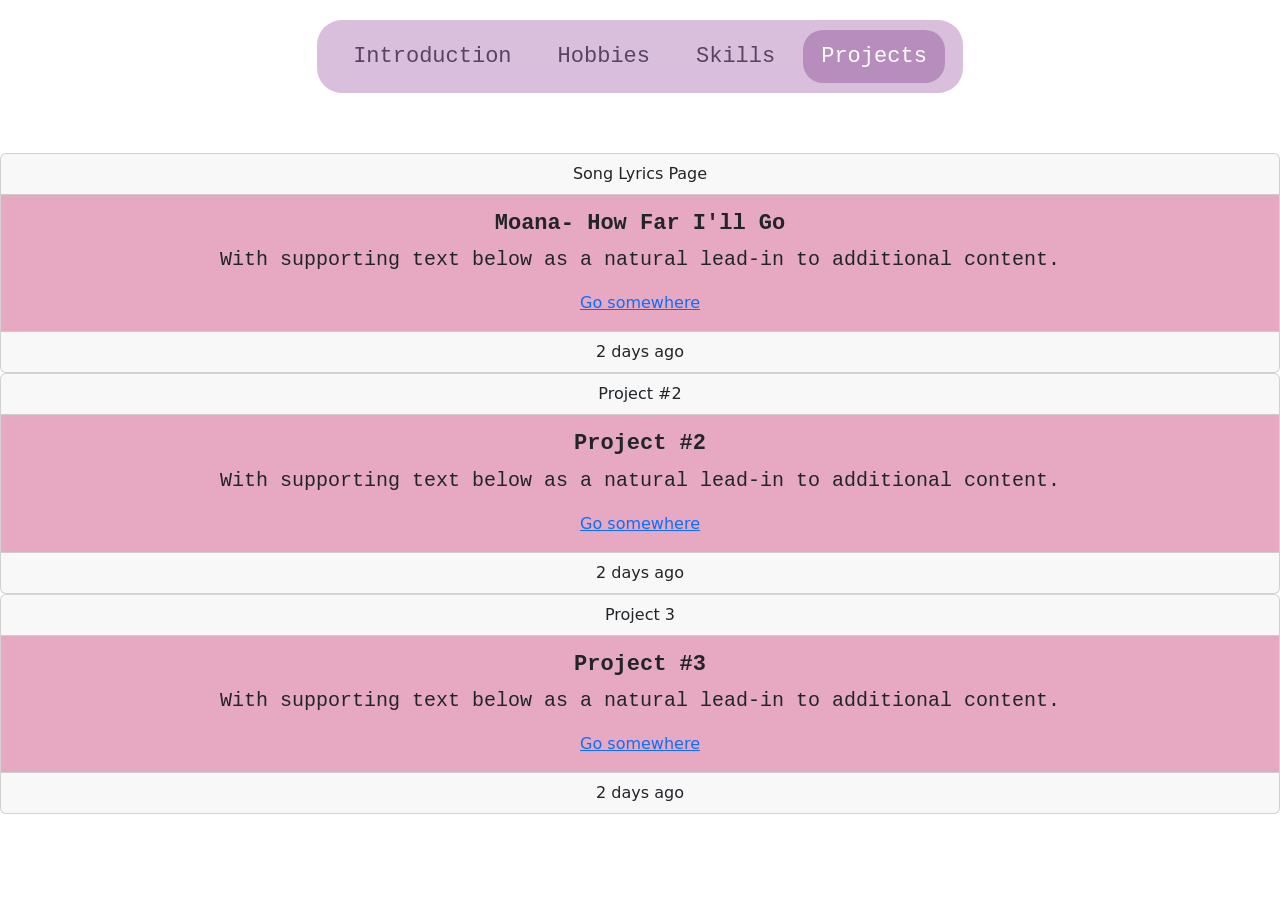
<file: projects.html>
<!doctype html>
<html lang="en">
  <head>
    <meta charset="UTF-8" />
    <meta name="viewport" content="width=device-width, initial-scale=1.0" />
    <link rel="stylesheet" href="style.css" />
    <link
      href="https://cdn.jsdelivr.net/npm/bootstrap@5.3.8/dist/css/bootstrap.min.css"
      rel="stylesheet"
      integrity="sha384-sRIl4kxILFvY47J16cr9ZwB07vP4J8+LH7qKQnuqkuIAvNWLzeN8tE5YBujZqJLB"
      crossorigin="anonymous"
    />
  </head>
  <body>
    <!--Header that will be going on all pages-->
    <div class="nav-justify-content-center">
        <a class="nav-link" aria-current="page" href="index.html">Introduction</a>
        <a class="nav-link" href="hobbies.html">Hobbies</a>
        <a class="nav-link" href="skills.html">Skills</a>
        <a class="nav-link active" href="projects.html">Projects</a>
    </div>
  <!--Project #1-->
<div class="card text-center">
  <div class="card-header">
    Song Lyrics Page 
  </div>
  <div class="card-body">
    <h4 class="card-title">Moana- How Far I'll Go</h4>
    <p class="card-text">With supporting text below as a natural lead-in to additional content.</p>
    <a href="#" class="btn-solid theme-primary mx-auto">Go somewhere</a>
  </div>
  <div class="card-footer fg-2">
    2 days ago
  </div>

<!--Project #2-->
</div><div class="card text-center">
  <div class="card-header">
    Project #2
  </div>
  <div class="card-body">
    <h4 class="card-title">Project #2</h4>
    <p class="card-text">With supporting text below as a natural lead-in to additional content.</p>
    <a href="#" class="btn-solid theme-primary mx-auto">Go somewhere</a>
  </div>
  <div class="card-footer fg-2">
    2 days ago
  </div>

<!--Project #3-->
</div><div class="card text-center">
  <div class="card-header">
    Project 3
  </div>
  <div class="card-body">
    <h4 class="card-title">Project #3</h4>
    <p class="card-text">With supporting text below as a natural lead-in to additional content.</p>
    <a href="#" class="btn-solid theme-primary mx-auto">Go somewhere</a>
  </div>
  <div class="card-footer fg-2">
    2 days ago
  </div>
</div>
    <script
      src="https://cdn.jsdelivr.net/npm/bootstrap@5.3.8/dist/js/bootstrap.bundle.min.js"
      integrity="sha384-FKyoEForCGlyvwx9Hj09JcYn3nv7wiPVlz7YYwJrWVcXK/BmnVDxM+D2scQbITxI"
      crossorigin="anonymous"
    ></script>
  </body>
</html>
</file>
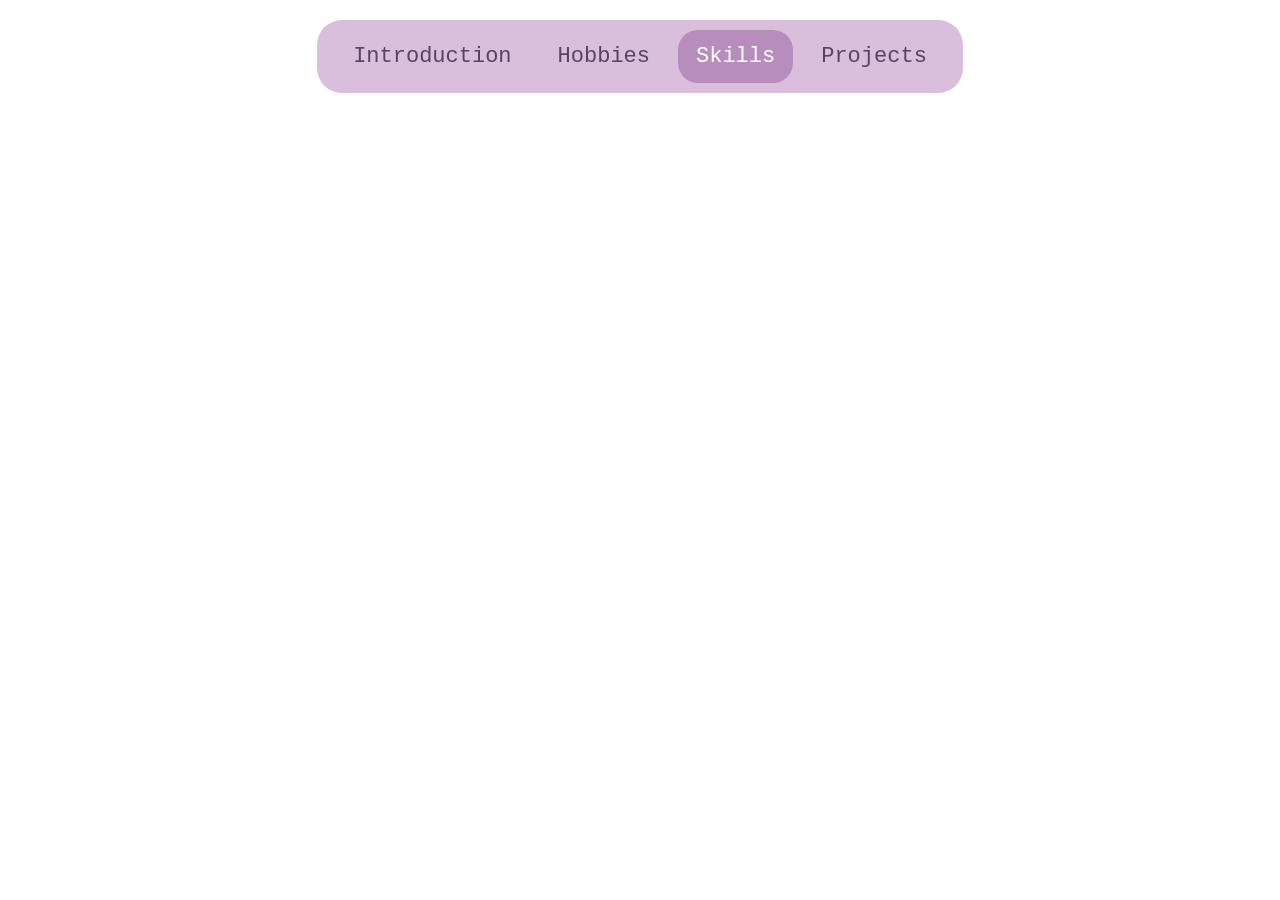
<file: skills.html>
<!doctype html>
<html lang="en">
  <head>
    <meta charset="UTF-8" />
    <meta name="viewport" content="width=device-width, initial-scale=1.0" />
    <link rel="stylesheet" href="style.css" />
    <link
      href="https://cdn.jsdelivr.net/npm/bootstrap@5.3.8/dist/css/bootstrap.min.css"
      rel="stylesheet"
      integrity="sha384-sRIl4kxILFvY47J16cr9ZwB07vP4J8+LH7qKQnuqkuIAvNWLzeN8tE5YBujZqJLB"
      crossorigin="anonymous"
    />
  </head>
  <body>
    <!--Header that will be going on all pages-->
    <div class="nav-justify-content-center">
        <a class="nav-link" aria-current="page" href="index.html">Introduction</a>
        <a class="nav-link" href="hobbies.html">Hobbies</a>
        <a class="nav-link active" href="skills.html">Skills</a>
        <a class="nav-link" href="projects.html">Projects</a>
    </div>
    <script
      src="https://cdn.jsdelivr.net/npm/bootstrap@5.3.8/dist/js/bootstrap.bundle.min.js"
      integrity="sha384-FKyoEForCGlyvwx9Hj09JcYn3nv7wiPVlz7YYwJrWVcXK/BmnVDxM+D2scQbITxI"
      crossorigin="anonymous"
    ></script>
  </body>
</html>
</file>
<file: style.css>
/* body {
  background-color: #B497BD;
  height: 100%;
  margin: 0;        
  display: flex;                   
  padding: 20px;              
  box-sizing: border-box; 
} */
/* 
head {
  height: 100%;
} */

h1 {
  font-family: "Courier New", Courier, monospace;
  font-size: 40px;
  text-align: center;
}

h2 {
  font-family: "Courier New", Courier, monospace;
  font-size: 30px;
  text-align: center;
}

.background {
  background-color: #B497BD;
  height: 100%;
}

.card-group {
  margin-bottom: 32px;
  display: space-between;
}

.nav-item {
  font-size: 28px;
  font-family: "Courier New", Courier, monospace;
  margin-bottom: 25px;
}

.card-body, .accordion-header {
  background-color: #E6A9C1;
}

.card-img-top {
  object-fit: cover;
  height: 350px !important;
}

.card-text {
  font-family: "Courier New", Courier, monospace;
}

.card-title {
  font-family: "Courier New", Courier, monospace;
  font-weight: bold;
  text-align: center;
  font-size: 22px;
}

.card-group {
  width: 100%;                
  max-width: 600px;
}

.col-md-6 {
  border-radius: 50%;
}

.accordion-body {
  font-family: "Courier New", Courier, monospace;
}

.intro {
  font-family: "Courier New", Courier, monospace;
  font-size: 20px;
  text-align: center;
}

p {
  font-family: "Courier New", Courier, monospace;
  font-size: 20px;
}

.figure {
  width: 750px; 
  height: auto;
  filter: drop-shadow(4px 4px 8px rgba(0, 0, 0, 0.3));
}

.hobbie-desc {
  background-color: #5a1f36;
  align-items: center;
}

.container {
  margin-top: 50px;
  margin-left: 20px;
  margin-right: 20px;
  margin-bottom: 50px;
  background-color: #E6A9C1;
  border-radius: 10px;
}

/* Navigation container */
.nav-justify-content-center {
  display: flex;
  justify-content: center;
  align-items: center;
  gap: 10px;

  width: fit-content;
  margin: 20px auto 60px;
  padding: 10px 18px;

  background-color: #d9bfdc;
  border-radius: 25px;
}

/* Navigation links */
.nav-justify-content-center .nav-link {
  color: #594365;
  font-family: "Courier New", monospace;
  font-size: 22px;

  padding: 10px 18px;
  border-radius: 20px;

  text-decoration: none;
  transition: 0.3s ease;
}

/* Hover effect */
.nav-justify-content-center .nav-link:hover {
  background-color: #b78dbd;
  color: white;
}

/* Active page */
.nav-justify-content-center .nav-link.active {
  background-color: #b78dbd;
  color: white;
}

footer {
  padding: 60px;
  background-color: #d9bfdc;
  padding: 20px;
  text-align: center;
  font-family: "Courier New", Courier, monospace;
  font-size: 20px;
  bottom: 0;
}
</file>
